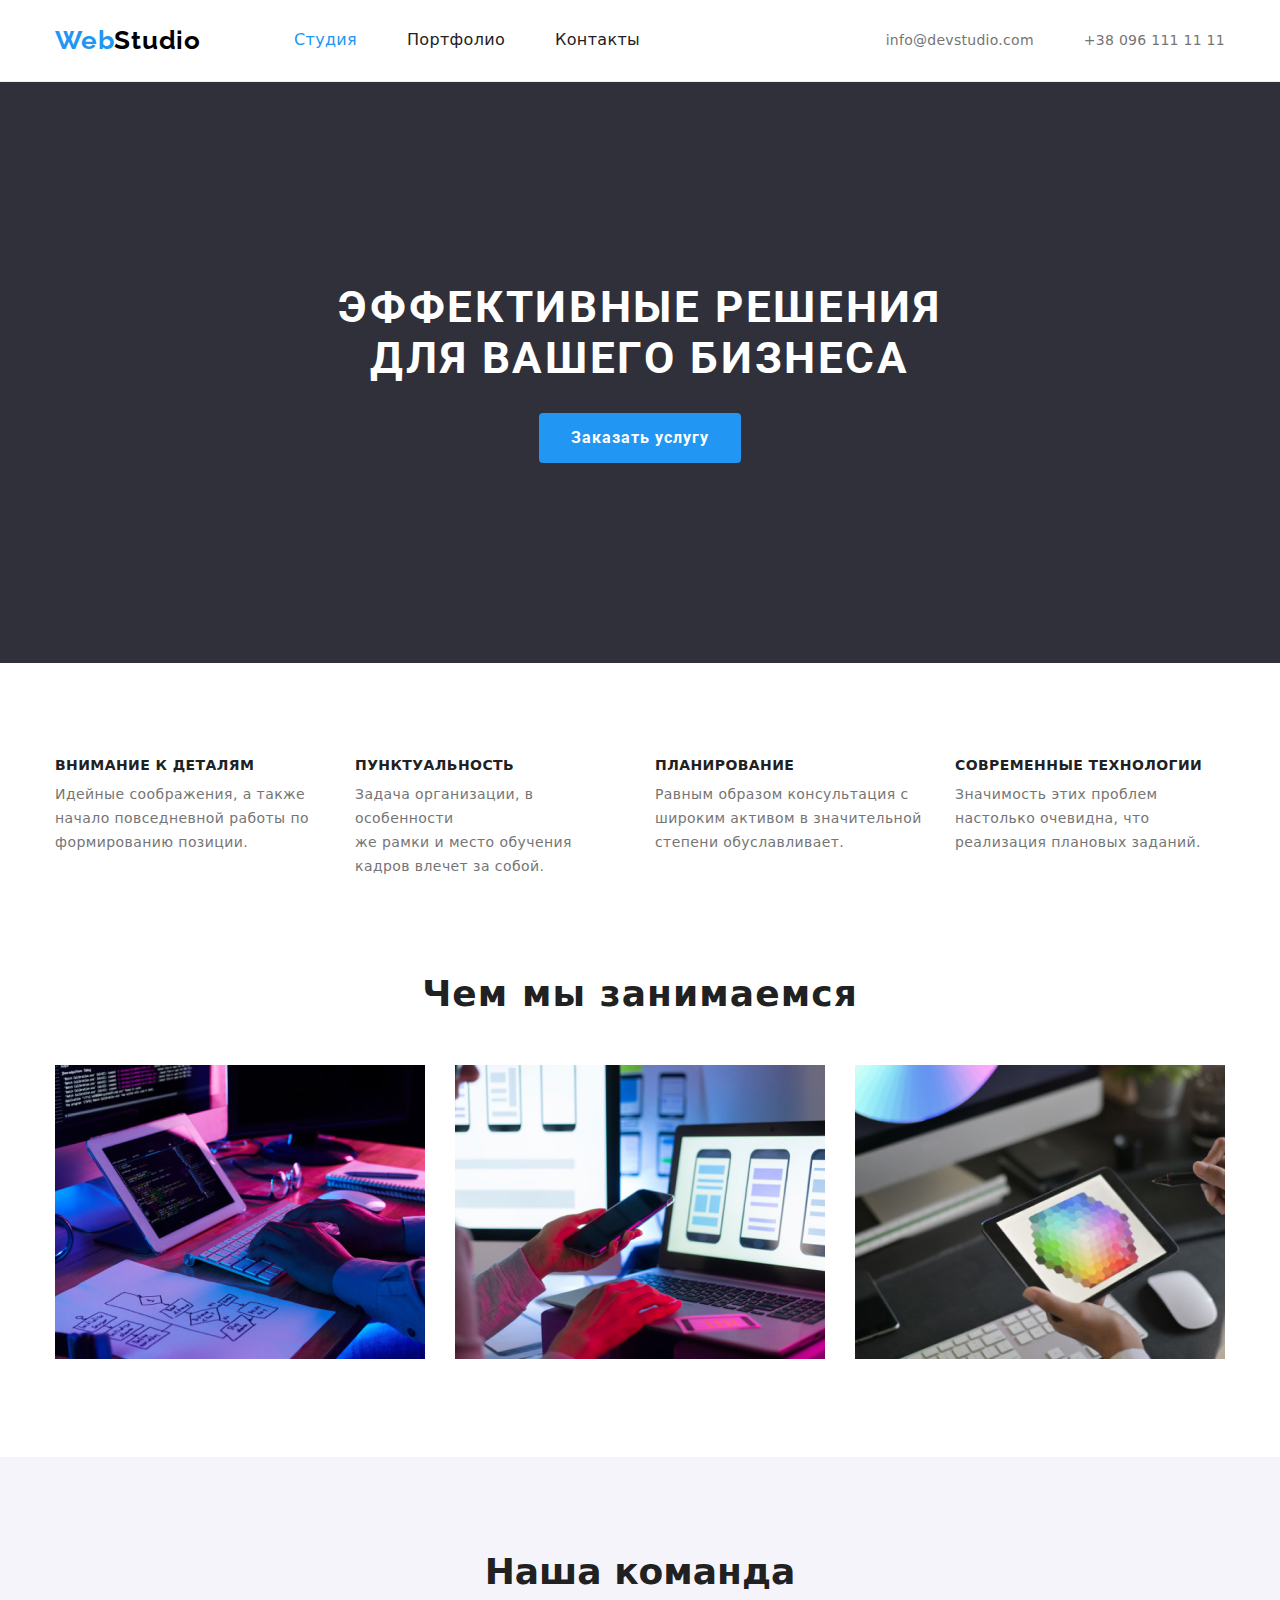
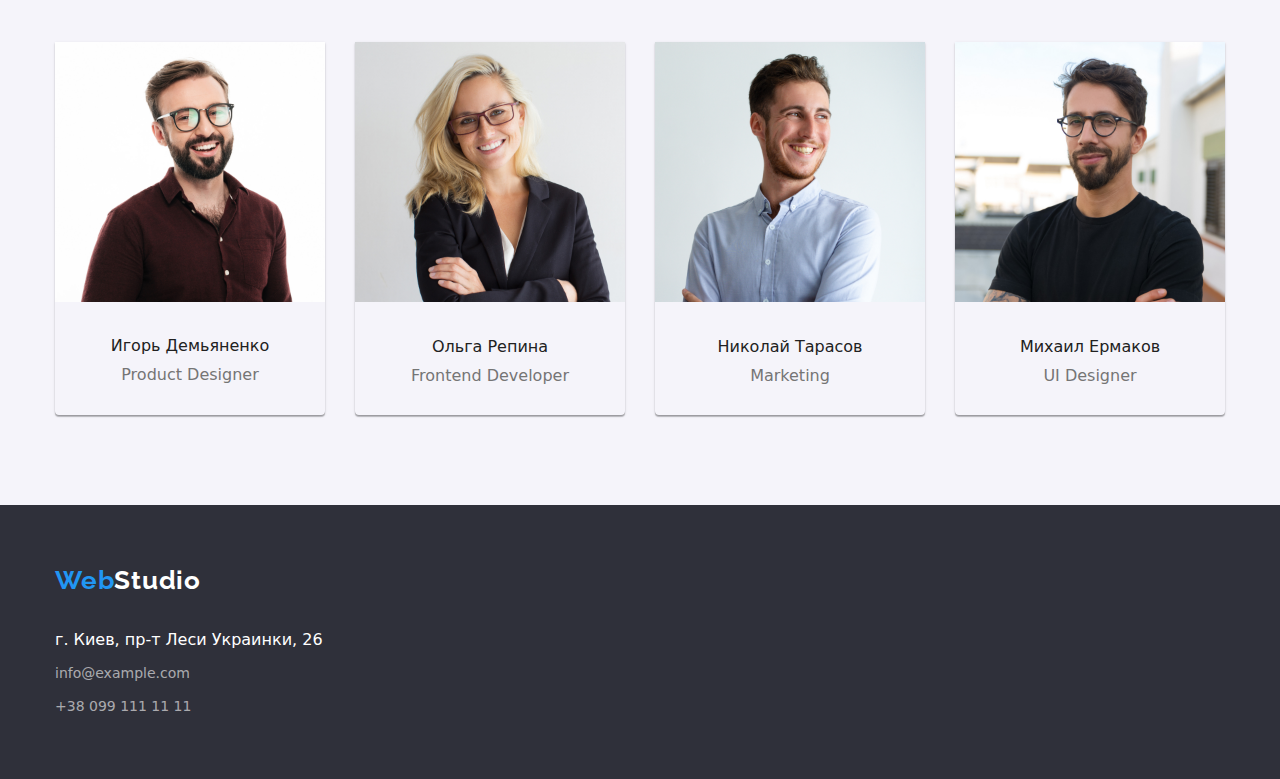
<file: index.html>
<!DOCTYPE html>
<html lang="ru">
  <head>
    <meta charset="UTF-8" />
    <meta http-equiv="X-UA-Compatible" content="IE=edge" />
    <meta name="viewport" content="width=device-width, initial-scale=1.0" />
    <title>Document</title>
    <!--Стили-->
    <link rel="stylesheet" href="./css/style.css" />
    <!--Основные шрифты-->
    <link rel="preconnect" href="https://fonts.googleapis.com" />
    <link rel="preconnect" href="https://fonts.gstatic.com" crossorigin />
    <link
      href="https://fonts.googleapis.com/css2?family=Raleway:wght@700&family=Roboto:wght@400;500;700;900&display=swap"
      rel="stylesheet"
    />
    <link
      rel="stylesheet"
      href="https://cdnjs.cloudflare.com/ajax/libs/modern-normalize/1.1.0/modern-normalize.min.css"
    />
  </head>
  <body>
    <!-- Секция хедер -->
    <header class="header">
      <div class="container header-nav-list">
        <nav class="header-container">
          <a class="header-logo" href="./index.html"
            >Web<span class="logo-studio">Studio</span></a
          >

          <ul class="header-list list">
            <li class="nav-item">
              <a href="./index.html" class="header-item-studio current"
                >Студия</a
              >
            </li>
            <li class="nav-item">
              <a
                href="./portfolio.html"
                class="header-item-portfolio"
                target="_blank"
                >Портфолио</a
              >
            </li>
            <li class="nav-item">
              <a href="" class="header-item-contacts">Контакты</a>
            </li>
          </ul>
        </nav>
        <ul class="header-nav list">
          <li class="mail-contacts link">
            <a class="header-mail" href="mailto:info@devstudio.com"
              >info@devstudio.com</a
            >
          </li>
          <li class="mail-contacts link">
            <a class="header-phone" href="tel:+380961111111"
              >+38 096 111 11 11</a
            >
          </li>
        </ul>
      </div>
    </header>
    <!-- Уникальный контент -->
    <main class="main">
      <section class="unique-content">
        <div class="container">
          <h1 class="main-logo">
            Эффективные решения<br />
            для вашего бизнеса
          </h1>
          <button class="main-button" type="button btn">Заказать услугу</button>
        </div>
      </section>

      <section class="hero">
        <div class="container">
          <ul class="hero-list list">
            <li class="hero-item">
              <h3 class="hero-title">Внимание к деталям</h3>
              <p class="upper-title">
                Идейные соображения, а также <br />
                начало повседневной работы по формированию позиции.
              </p>
            </li>

            <li class="hero-item">
              <h3 class="hero-title">Пунктуальность</h3>
              <p class="upper-title">
                Задача организации, в особенности<br />
                же рамки и место обучения кадров влечет за собой.
              </p>
            </li>

            <li class="hero-item">
              <h3 class="hero-title">Планирование</h3>
              <p class="upper-title">
                Равным образом консультация с широким активом в значительной
                степени обуславливает.
              </p>
            </li>

            <li class="hero-item">
              <h3 class="hero-title">Современные технологии</h3>
              <p class="upper-title">
                Значимость этих проблем настолько очевидна, что реализация
                плановых заданий.
              </p>
            </li>
          </ul>
        </div>
      </section>
      <section class="study">
        <div class="container">
          <h2 class="study-title" lang="ru">Чем мы занимаемся</h2>
          <ul class="study-list list">
            <li class="picture-item">
              <img
                class="study-item-image"
                src="./images/image-1.jpg"
                alt="image1"
                width="370"
                height="294"
              />
            </li>
            <li class="picture-item">
              <img
                class="study-item-image1"
                src="./images/image-2.jpg"
                alt="image2"
                width="370"
                height="294"
              />
            </li>
            <li class="picture-item">
              <img
                class="study-item-image2"
                src="./images/image-3.jpg"
                alt="image3"
                width="370"
                height="294"
              />
            </li>
          </ul>
        </div>
      </section>

      <!-- Секци наша команда-->
      <section class="about">
        <div class="container">
          <h2 class="about-text" lang="ru">Наша команда</h2>
          <ul class="about-list list">
            <li class="about-item">
              <img
                class="about-imag1"
                src="./images/imges-1.jpg"
                alt="Игорь Демьяненко"
                width="270"
                height="260"
              />
              <div class="about-product">
                <h3 class="about-title-igor" lang="ru">Игорь Демьяненко</h3>
                <p class="about-upper-product">Product Designer</p>
              </div>
            </li>

            <li class="about-item">
              <img
                class="about-imag2"
                src="./images/imges-2.jpg"
                alt="Ольга Репина"
                width="270"
                height="260"
              />
              <div class="about-product">
                <h3 class="about-title-olga" lang="ru">Ольга Репина</h3>
                <p class="about-upper-fronted">Frontend Developer</p>
              </div>
            </li>

            <li class="about-item">
              <img
                class="about-imag3"
                src="./images/imges-3.jpg"
                alt="Николай Тарасов"
                width="270"
                height="260"
              />
              <div class="about-product">
                <h3 class="about-title-nicolay" lang="ru">Николай Тарасов</h3>
                <p class="about-upper-marketing">Marketing</p>
              </div>
            </li>

            <li class="about-item">
              <img
                class="about-imag4"
                src="./images/imges-4.jpg"
                alt="Михаил Ермаков"
                width="270"
                height="260"
              />
              <div class="about-product">
                <h3 class="about-title-mihail" lang="ru">Михаил Ермаков</h3>
                <p class="about-upper">UI Designer</p>
              </div>
            </li>
          </ul>
        </div>
      </section>
    </main>
    <!-- Секция контакты -->

    <footer class="footer-container">
      <div class="container">
        <a class="footer-logo" href="./index.html"
          >Web<span class="logo-studio-footer">Studio</span></a
        >
        <address class="address">г. Киев, пр-т Леси Украинки, 26</address>
        <ul class="footer-list list">
          <li class="footer-adress">
            <a class="footer-item" href="mailto:info@example.com"
              >info@example.com</a
            >
          </li>
          <li class="footer-list list">
            <a class="footer-item" href="tel:+380991111111"
              >+38 099 111 11 11</a
            >
          </li>
        </ul>
      </div>
    </footer>
  </body>
</html>
</file>
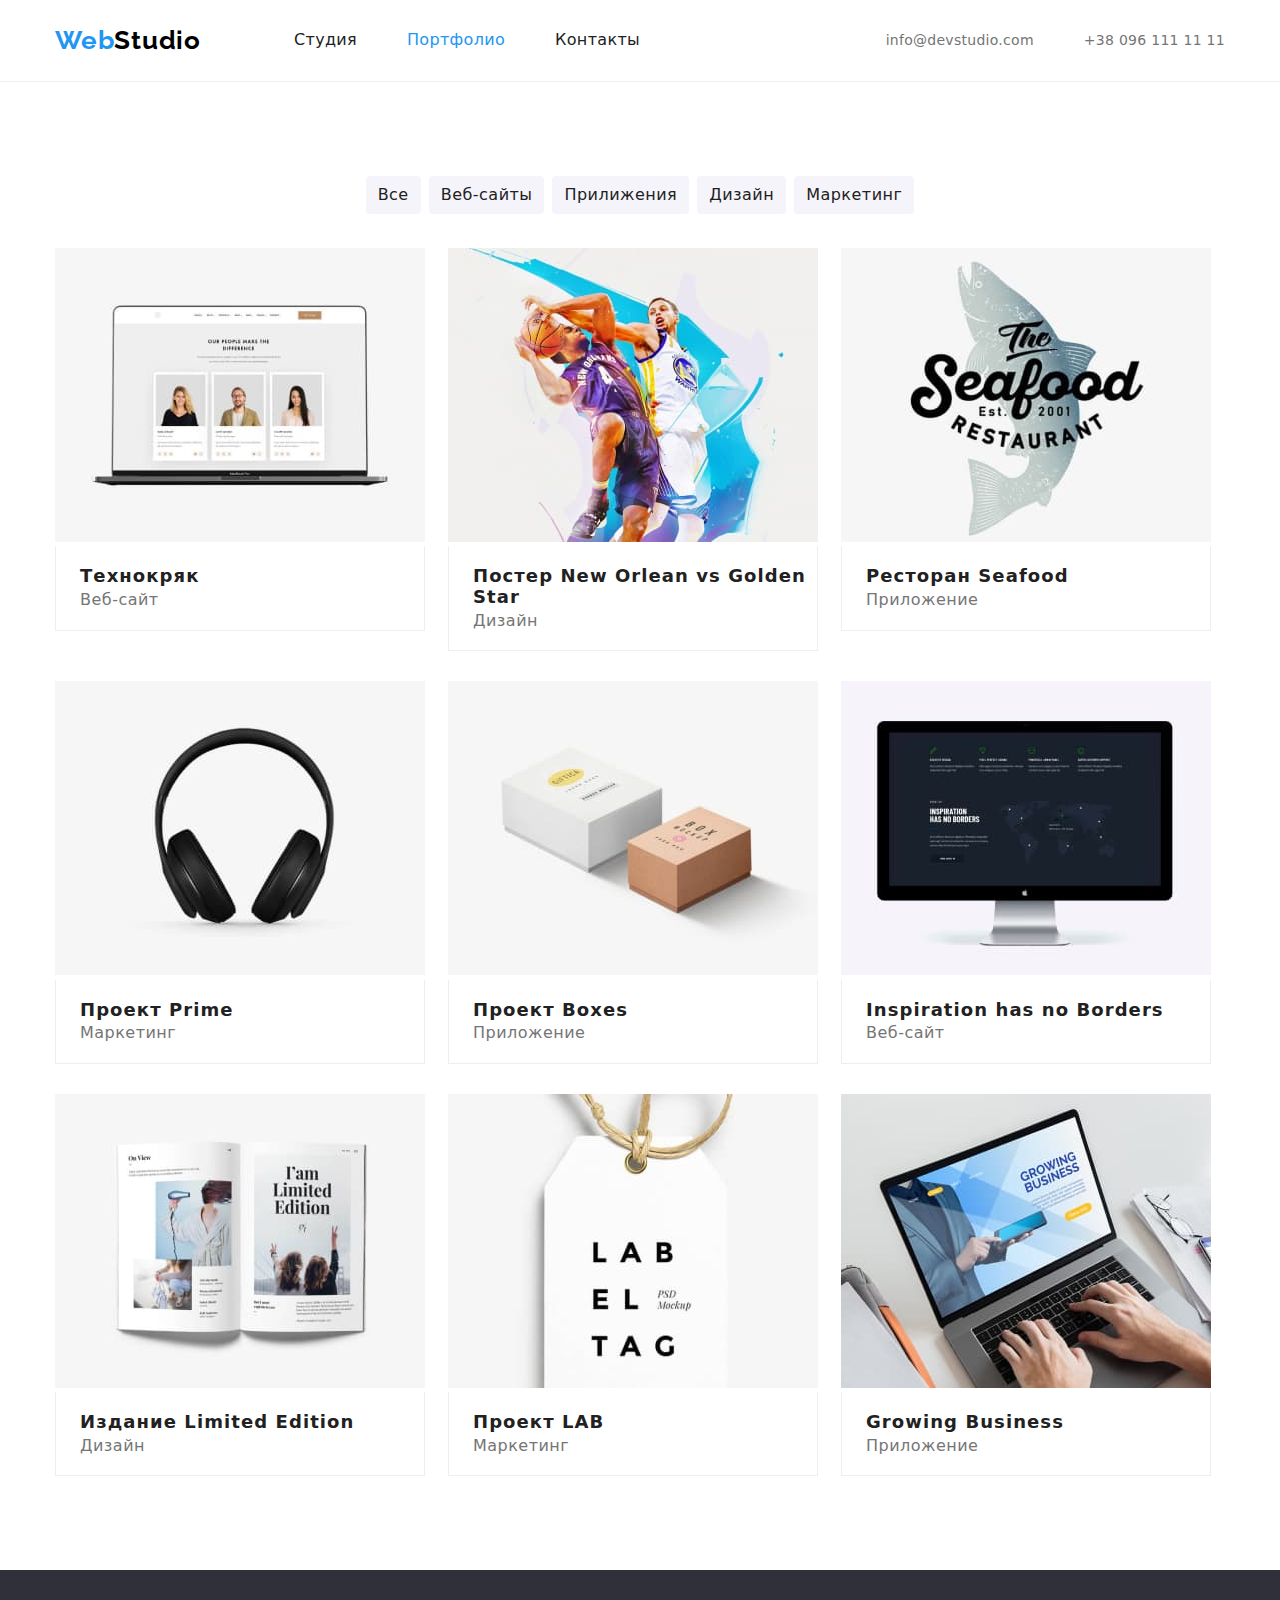
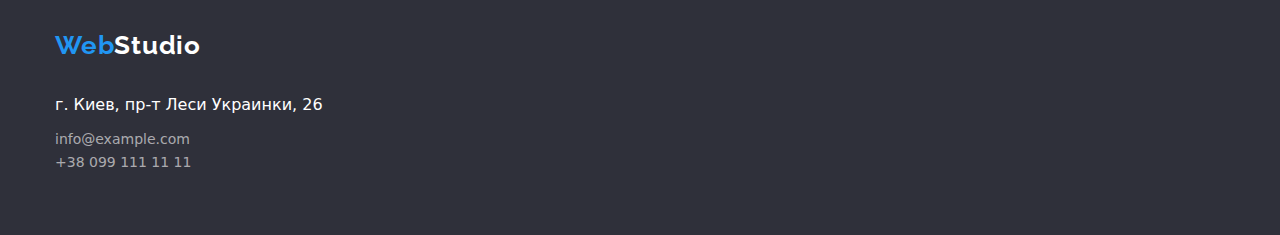
<file: portfolio.html>
<!DOCTYPE html>
<html lang="en">
  <head>
    <meta charset="UTF-8" />
    <meta http-equiv="X-UA-Compatible" content="IE=edge" />
    <meta name="viewport" content="width=device-width, initial-scale=1.0" />
    <title>Document</title>
    <link rel="stylesheet" href="./css/style.css" />
    <link
      href="https://fonts.googleapis.com/css2?family=Raleway:wght@700&family=Roboto:wght@400;500;700;900&display=swap"
      rel="stylesheet"
    />
    <link
      rel="stylesheet"
      href="https://cdnjs.cloudflare.com/ajax/libs/modern-normalize/1.1.0/modern-normalize.min.css"
    />
  </head>
  <body>
    <!--секция хедер-->
    <header class="header">
      <div class="container header-nav-list">
        <nav class="header-container">
          <a class="header-logo" href="./index.html"
            >Web<span class="logo-studio">Studio</span></a
          >

          <ul class="header-list list">
            <li class="nav-item">
              <a href="./index.html" class="header-item-studio">Студия</a>
            </li>
            <li class="nav-item">
              <a
                href="./portfolio.html"
                class="header-item-portfolio current"
                target="_blank"
                >Портфолио</a
              >
            </li>
            <li class="nav-item">
              <a href="" class="header-item-contacts">Контакты</a>
            </li>
          </ul>
        </nav>
        <ul class="header-nav list">
          <li class="mail-contacts link">
            <a class="header-mail" href="mailto:info@devstudio.com"
              >info@devstudio.com</a
            >
          </li>
          <li class="mail-contacts link">
            <a class="header-phone" href="tel:+380961111111"
              >+38 096 111 11 11</a
            >
          </li>
        </ul>
      </div>
    </header>
    <!--Секция -->
    <main>
      <section class="portfolio-container">
        <div class="container">
          <ul class="content-main">
            <li class="list">
              <button class="portfolio-btn" type="button">Все</button>
            </li>
            <li class="list">
              <button class="portfolio-btn" type="button">Веб-сайты</button>
            </li>
            <li class="list">
              <button class="portfolio-btn" type="button">Прилижения</button>
            </li>
            <li class="list">
              <button class="portfolio-btn" type="button">Дизайн</button>
            </li>
            <li class="list">
              <button class="portfolio-btn" type="button">Маркетинг</button>
            </li>
          </ul>

          <!--Уникальный контент-->

          <ul class="uniqum-content-block">
            <li class="main-content list">
             
                <img class="image" src="./images/image_1.jpg" alt="image_1" />
                <div class="paragraf-web">
                <h3 class="paragraph">Технокряк</h3>
                <p class="title">Веб-сайт</p></a
              >
              </div>
            </li>
            <li class="main-content list">
                <img class="image" src="./images/image_2.jpg" alt="" />
                <div class="paragraf-web">
                <h3 class="paragraph">Постер New Orlean vs Golden Star</h3>
                <p class="title">Дизайн</p></a
              >
              </div>
            </li>
            <li class="main-content list">
              
                <img class="image" src="./images/image_3.jpg" alt="" />
                <div class="paragraf-web">
                <h3 class="paragraph">Ресторан Seafood</h3>
                <p class="title">Приложение</p></a
              >
              </div>
            </li>
            <li class="main-content list">
             
                <img class="image" src="./images/image_4.jpg" alt="" />
                 <div class="paragraf-web">
                <h3 class="paragraph">Проект Prime</h3>
                <p class="title">Маркетинг</p></a
              >
              </div>
            </li>
            <li class="main-content list">
              
                <img class="image" src="./images/image_5.jpg" alt="" />
                <div class="paragraf-web">
                <h3 class="paragraph">Проект Boxes</h3>
                <p class="title">Приложение</p></a
              >
              </div>
            </li>
            <li class="main-content list">
              
                <img class="image" src="./images/image_6.jpg" alt="" />
                <div class="paragraf-web">
                <h3 class="paragraph">Inspiration has no Borders</h3>
                <p class="title">Веб-сайт</p></a
              >
              </div>
            </li>
            <li class="main-content list">
              
                <img class="image" src="./images/image_7.jpg" alt="" />
                <div class="paragraf-web">
                <h3 class="paragraph">Издание Limited Edition</h3>
                <p class="title">Дизайн</p></a
              >
              </div>
            </li>
            <li class="main-content list">
              
                <img class="image" src="./images/image_8.jpg" alt="" />
                <div class="paragraf-web">
                <h3 class="paragraph">Проект LAB</h3>
                <p class="title">Маркетинг</p></a
              >
              </div>
            </li>
            <li class="main-content list">
              
                <img class="image" src="./images/image_9.jpg" alt="" />
                <div class="paragraf-web">
                <h3 class="paragraph">Growing Business</h3>
                <p class="title">Приложение</p></a
              >
              </div>
            </li>
          </ul>
        </div>
      </section>
    </main>
    <!-- Секция контакты -->

    <footer class="footer-container">
      <div class="container">
        <a class="footer-logo" href="./index.html"
          >Web<span class="logo-studio-footer">Studio</span></a
        >
        <address class="address">г. Киев, пр-т Леси Украинки, 26</address>
        <ul class="footer-list list">
          <li>
            <a class="footer-item" href="mailto:info@example.com"
              >info@example.com</a
            >
          </li>
          <li>
            <a class="footer-item" href="tel:+380991111111"
              >+38 099 111 11 11</a
            >
          </li>
        </ul>
      </div>
    </footer>
  </body>
</html>
</file>
<file: css/style.css>
/*font-family: 'Raleway', sans-serif;
font-family: 'Roboto', sans-serif;
*/
html {
  box-sizing: border-box;
}
*,
*::before,
*::after {
  box-sizing: inherit;
}
body {
  font-family: Roboto, sans-serif;
}
:root {
  --main-font: Roboto;
  --accent-color: var(--#2196F3);
}
.list {
  list-style: none;
}
.link {
  text-decoration: none;
}
a {
  text-decoration: none;
}
button {
  cursor: pointer;
}
ul {
  padding: 0;
  margin: 0px;
}
h1,
h2,
h3,
h4,
h5,
h6,
p {
  margin-top: 0;
  margin-bottom: 0;
}
.header {
 
  border-bottom: 1px solid #eeeeee;
  padding-bottom: 25px;
  padding-top: 25px;
}
.container {
  width: 1200px;
  padding-left: 15px;
  padding-right: 15px;
  margin-right: auto;
  margin-left: auto;
}
.header-container {
  display: flex;
  align-items: center;
}
.header-nav-list {
  display: flex;
  align-items: center;
}
/* WebStudio */

.header-logo {
  font-family: Raleway;
  font-style: normal;
  font-weight: bold;
  font-size: 26px;
  line-height: 1.2;
  margin-right: 93px;
  letter-spacing: 0.03em;

  color: #2196f3;
}
/* WebStudio */
.logo-studio {
  font-family: Raleway;
  font-style: normal;
  font-weight: bold;
  font-size: 26px;
  line-height: 1.2;
  letter-spacing: 0.03em;

  color: #000000;
}
/* Студия */

.header-list {
  display: flex;
  margin: 0px;
}

.header-item-studio {
  font-weight: 500;
  padding-top: 32px;
  padding-bottom: 32px;
  line-height: 1.14;
  letter-spacing: 0.02em;
  color: #212121;
}
.header-list .nav-item .current {
  color: #2196f3;
}
/* Студия */
.header-item-studio:hover,
.header-item-studio:focus {
  font-weight: 500;
  line-height: 1.14;
  letter-spacing: 0.02em;

  color: #2196f3;
}

/* Портфолио */
.header-item-portfolio {
  font-weight: 500;
  padding-top: 32px;
  padding-bottom: 32px;

  letter-spacing: 0.02em;

  color: #212121;
}

/* Портфолио */
.header-item-portfolio:hover,
.header-item-portfolio:focus {
  font-weight: 500;

  letter-spacing: 0.02em;
  color: #2196f3;
}
/* Контакты */
.nav-item:not(:last-child){
  margin-right: 50px;
}
.header-item-contacts {
  font-weight: 500;
  padding-top: 32px;
  padding-bottom: 32px;
  line-height: 1.14;
  letter-spacing: 0.02em;

  color: #212121;
}

/* Контакты */
.header-item-contacts:hover,
.header-item-contacts:focus {
  font-weight: 500;
  line-height: 1.14;
  letter-spacing: 0.02em;

  color: #2196f3;
}

.header-nav {
  display: flex;
  margin-top: 0px;
  margin-bottom: 0px;
  margin-left: auto;
}
/* info@devstudio.com */
.mail-contacts:not(:last-child){
    margin-right: 50px;
   }


.header-mail {
  display: block;
  font-weight: 500;
  letter-spacing: 0.02em;
  font-size: 14px;
  line-height: 1.14;
  color: #757575;
}
/* info@devstudio.com */
.header-mail:hover,
.header-mail:focus {
  color: #2196f3;
}
/* +38 096 111 11 11 */

.header-phone {
  display: block;
  font-weight: 500;
  font-size: 14px;
  line-height: 1.14;
  letter-spacing: 0.02em;
  color: #757575;
}
/* +38 096 111 11 11 */
.header-phone:hover,
.header-phone:focus {
  color: #2196f3;
}
/* Bg */
.hero{
  padding-top: 94px;
  padding-bottom: 94px;
}
.hero-list {
  display: flex;
 
}
.hero-item{
  width: 270px;
}
 .hero-item:not(:last-child){
   margin-right: 30px;
   
 }

.unique-content {
  padding-top: 200px;
  padding-bottom: 200px;
  text-align: center;
  max-width: 1600px;
  background-color: #2f303a;
}
/* Эффективные решения для вашего бизнеса */
.main-logo {
  font-family: Roboto;
  text-align: center;
  letter-spacing: 0.06em;
  text-transform: uppercase;
  font-size: 44px;
  color: #ffffff;
}

/* bg кнопка */
.btn {
  display: flexbox;
  margin: 30px 700px 200px 700px;
}
.main-button {
  margin-top: 30px;
  padding: 10px 32px;
  min-width: 13px;
  color: #ffffff;
  background-color: #2196f3;
  font-size: 16px;
  font-weight: bold;
  cursor: pointer;
  line-height: 1.87;
  align-items: center;
  letter-spacing: 0.06em;
  border-radius: 4px;
  border: 0;
  font-family: Roboto;
}
.main-button:hover,
.main-button:focus {
  font-family: Roboto;
  line-height: 1.87;
  align-items: center;
  letter-spacing: 0.06em;
  border-radius: 4px;
  border: 0;
}


/* Внимание к деталям */
.hero-title {
  font-size: 14px;
  line-height: 1.15;
  letter-spacing: 0.03em;
  text-transform: uppercase;
  margin-bottom: 10px;

  color: #212121;
}
/* Идейные соображения, а также начало повседневной работы по формированию позиции. */
.upper-title {
  font-size: 14px;
  line-height: 1.7;
  letter-spacing: 0.03em;

  color: #757575;
}
/* Чем мы занимаемся */
.study {
  
  padding-bottom: 94px;
}

.study-title {
  margin-bottom: 50px;
  font-size: 36px;
  line-height: 42px;
  text-align: center;
  letter-spacing: 0.03em;

  color: #212121;
}

.study-list {
  display: flex;
}
.picture-item:not(:last-child) {
  margin-right: 30px;
 
}
/* img */
.study-item-image {
  width: 370px;
}
.study-item-image1 {
  width: 370px;
}
.study-item-image2 {
  width: 370px;
}
/* Section bg */
.about {
  text-align: center;
  padding-bottom: 94px;
  padding-top: 94px;
  padding-bottom: 94px;
  max-width: 1600px;
  height: 648px;

  background: #f5f4fa;
}
.about-list {
  display: flex;
}
/* Наша команда */
.about-text {
  color: #212121;
  font-weight: bold;
  font-size: 36px;
  margin-bottom: 50px;
  text-align: center;
}
.about-item {
  text-align: center;
  margin-right: 30px;
  border-radius: 0px 0px 4px 4px;
  box-shadow: 0px 1px 3px rgb(0 0 0 / 12%), 0px 1px 1px rgb(0 0 0 / 14%),
    0px 2px 1px rgb(0 0 0 / 20%);
  background: var(--main-background-color);
}
.about-imag1 {
  width: 270px;
}
.about-product{
  padding-top: 30px;
  padding-bottom: 30px;
}
/* img1 */
.about-title-igor {
  font-weight: 500;
  font-size: 16px;
  color: #212121;
  margin-bottom: 10px;
}
/* Product Designer */
.about-upper-product {
  font-weight: normal;
  font-size: 16px;
  line-height: 19px;
  color: #757575;
 
}
/* img2 */
.about-item-block {
  margin-right: 30px;
  box-shadow: 0px 1px 3px rgb(0 0 0 / 12%), 0px 1px 1px rgb(0 0 0 / 14%),
    0px 2px 1px rgb(0 0 0 / 20%);
  border-radius: 0px 0px 4px 4px;
}
.about-item:not(:last-child){
margin-right: 30px;
}
.about-imag2 {
  width: 270px;
}
.about-title-olga {
  font-weight: 500;
  font-size: 16px;
  line-height: 19px;
margin-bottom: 10px;
  color: #212121;
}
.about-upper-fronted {
  font-weight: normal;
  font-size: 16px;
  line-height: 19px;
  color: #757575;
}
/* img3 */
.about-item-box {
  margin-right: 30px;
  box-shadow: 0px 1px 3px rgb(0 0 0 / 12%), 0px 1px 1px rgb(0 0 0 / 14%),
    0px 2px 1px rgb(0 0 0 / 20%);
  border-radius: 0px 0px 4px 4px;
}
.about-imag3 {
  width: 270px;
}
.about-title-nicolay {
  font-weight: 500;
  font-size: 16px;
  line-height: 19px;
margin-bottom: 10px;
  color: #212121;
}
.about-upper-marketing {
  font-weight: normal;
  font-size: 16px;
  line-height: 19px;
  color: #757575;
}
/* img4 */
.about-item {
  margin-right: 30px;
  box-shadow: 0px 1px 3px rgb(0 0 0 / 12%), 0px 1px 1px rgb(0 0 0 / 14%),
    0px 2px 1px rgb(0 0 0 / 20%);
  border-radius: 0px 0px 4px 4px;
}
.about-imag4 {
  width: 270px;
}
.about-title-mihail {
  font-weight: 500;
  font-size: 16px;
  line-height: 19px;
margin-bottom: 10px;
  color: #212121;
}
.about-upper {
  font-weight: normal;
  font-size: 16px;
  line-height: 19px;
  color: #757575;
}
/* Footer bg*/
.footer-container{
background: #2f303a;
padding-top: 60px;
padding-bottom: 60px;
}

.logo-footer {
  padding-top: 60px;
  padding-left: 215px;
}
.adress {
  font-size: 14px;
}
.footer-logo {
  font-family: Raleway;
  font-weight: bold;
  font-size: 26px;
  line-height: 31px;
  letter-spacing: 0.03em;
  color: #2196f3;
  margin-bottom: 30px;
  display: block;
}
.address {
  text-decoration: none;
  cursor: default;
  line-height: 1.71;
  font-style: normal;

  display: block;
  color: #ffffff;
  margin-bottom: 9px;
}
.footer-item {
  text-decoration: none;
  cursor: default;
  line-height: 1.71;
  font-style: normal;
  display: block;
  font-size: 14px;
  color: rgba(255, 255, 255, 0.6);
}
.logo-studio-footer {
  color: #ffffff;
}
.footer-adress:not(:last-child){
  margin-bottom:9px
}
/*----ПОРТФОЛИО----*/
/*секция хедер*/

/* КНОПКИ*/
.list:not(:last-child){
  margin-right: 8px;
}
.portfolio-btn {
  align-items: center;
  font-weight: bold;
  font-family: inherit;
  text-align: center;
  padding: 6px 12px;
  font-weight: 500;
  font-size: 16px;
  line-height: 1.62;
  letter-spacing: 0.03em;
  border: 0;
  background-color: #f5f4fa;
  border-radius: 4px;

  color: #212121;
}
.portfolio-btn:hover,
.portfolio-btn:focus {
  background: #2196f3;
  box-shadow: 0px 3px 1px rgba(0, 0, 0, 0.1), 0px 1px 2px rgba(0, 0, 0, 0.08),
    0px 2px 2px rgba(0, 0, 0, 0.12);
  border-radius: 4px;

  color: #ffffff;
}
.container-block {
  display: flex;
}

.uniqum-content-block {
  display: flex;
  flex-wrap: wrap;
  margin: -15px;

}
.main-content {
  margin: 15px;
  
  box-sizing: border-box;
  width: 370px;
  background: #ffffff;
}
.image {
  width: 370px;
}
.paragraph {
  font-weight: bold;
  font-size: 18px;
  letter-spacing: 0.06em;
  color: #212121;
  
}
.title {
  font-size: 16px;
  letter-spacing: 0.03em;
  color: #757575;
  margin-top: 4px;
 }

.content-main {
  display: flex;
  justify-content: center;
  margin-bottom: 34px;
}
.portfolio-container{
  padding-top: 94px;
  padding-bottom: 94px;
}
.paragraf-web{
 
  padding-top:20px ;
  padding-bottom:20px ;
  padding-left:24px ;
  border-left: 1px solid #EEEEEE;
  border-right: 1px solid #EEEEEE;
  border-bottom:1px solid #EEEEEE;
  
}
.Star{
  white-space: nowrap
}
</file>
